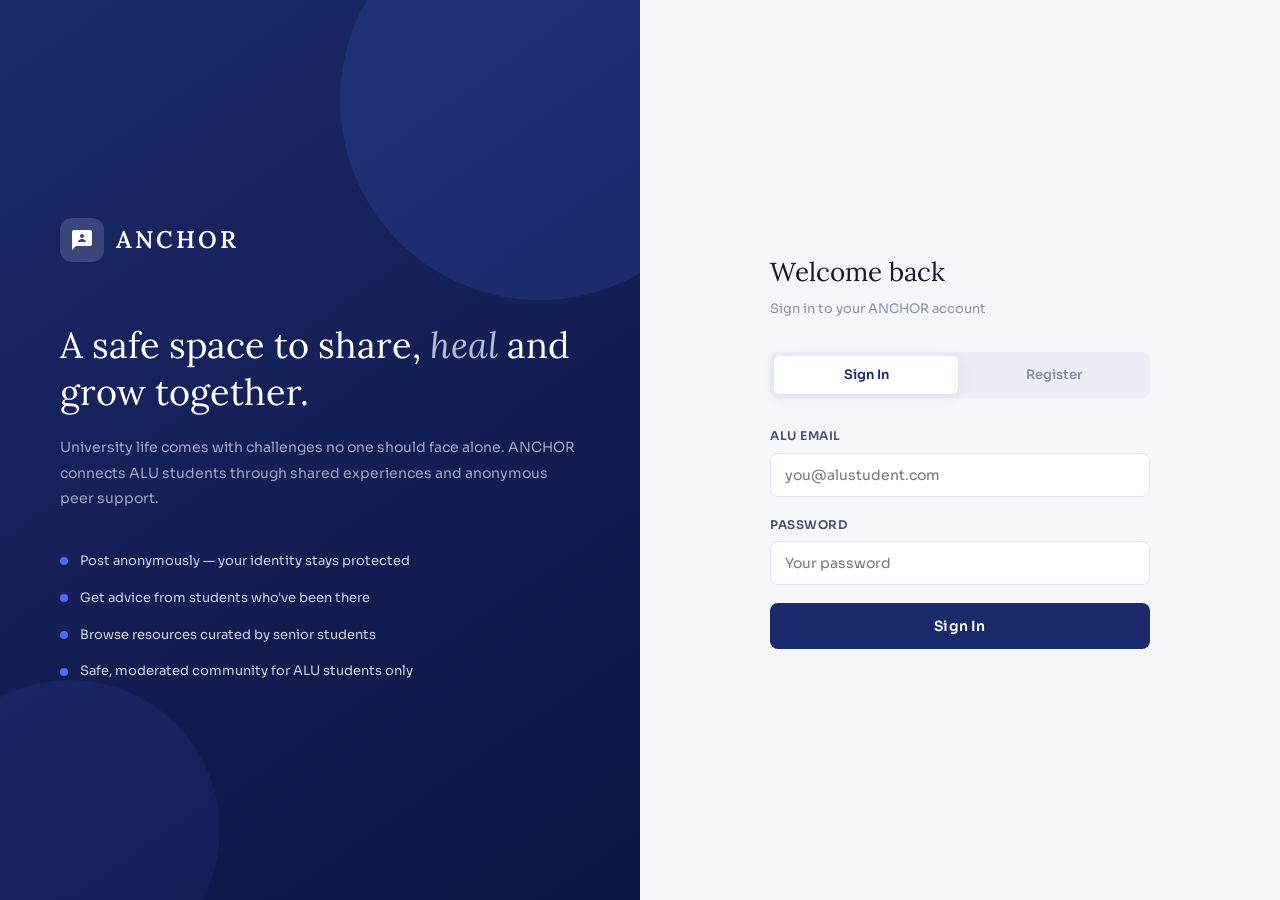
<file: frontend/index.html>
<!DOCTYPE html>
<html lang="en" data-theme="light">
<head>
    <meta charset="UTF-8">
    <meta name="viewport" content="width=device-width, initial-scale=1.0">
    <title>ANCHOR — A Safe Space for ALU Students</title>
    <link rel="stylesheet" href="/frontend/css/style.css">
</head>
<body>

<div class="auth-page">

    <!-- Left panel -->
    <div class="auth-left">
        <div class="auth-left-logo">
            <div class="logo-icon">
                <svg viewBox="0 0 24 24" xmlns="http://www.w3.org/2000/svg">
                    <path d="M20 2H4C2.9 2 2 2.9 2 4V22L6 18H20C21.1 18 22 17.1 22 16V4C22 2.9 21.1 2 20 2ZM12 6C13.1 6 14 6.9 14 8C14 9.1 13.1 10 12 10C10.9 10 10 9.1 10 8C10 6.9 10.9 6 12 6ZM16 14H8C8 12.35 9.79 11 12 11C14.21 11 16 12.35 16 14Z"/>
                </svg>
            </div>
            <span>ANCHOR</span>
        </div>

        <div class="auth-left-content">
            <h2>A safe space to share, <em>heal</em> and grow together.</h2>
            <p>University life comes with challenges no one should face alone. ANCHOR connects ALU students through shared experiences and anonymous peer support.</p>

            <div class="auth-features">
                <div class="auth-feature">
                    <div class="auth-feature-dot"></div>
                    <span>Post anonymously — your identity stays protected</span>
                </div>
                <div class="auth-feature">
                    <div class="auth-feature-dot"></div>
                    <span>Get advice from students who've been there</span>
                </div>
                <div class="auth-feature">
                    <div class="auth-feature-dot"></div>
                    <span>Browse resources curated by senior students</span>
                </div>
                <div class="auth-feature">
                    <div class="auth-feature-dot"></div>
                    <span>Safe, moderated community for ALU students only</span>
                </div>
            </div>
        </div>
    </div>

    <!-- Right panel -->
    <div class="auth-right">
        <div class="auth-form-container fade-up">

            <h3 id="form-title">Welcome back</h3>
            <p class="auth-subtitle" id="form-subtitle">Sign in to your ANCHOR account</p>

            <div class="tabs">
                <div class="tab active" onclick="showTab('login')">Sign In</div>
                <div class="tab" onclick="showTab('register')">Register</div>
            </div>

            <div id="message"></div>

            <!-- Login Form -->
            <div id="login-form">
                <div class="form-group">
                    <label>ALU Email</label>
                    <input type="email" id="login-email" placeholder="you@alustudent.com">
                </div>
                <div class="form-group">
                    <label>Password</label>
                    <input type="password" id="login-password" placeholder="Your password">
                </div>
                <button class="btn btn-primary" onclick="login()">Sign In</button>
            </div>

            <!-- Register Form -->
            <div id="register-form" class="hidden">
                <div class="form-group">
                    <label>ALU Email</label>
                    <input type="email" id="reg-email" placeholder="you@alustudent.com">
                </div>
                <div class="form-group">
                    <label>Display Name</label>
                    <input type="text" id="reg-name" placeholder="Your name">
                </div>
                <div class="form-group">
                    <label>Password</label>
                    <input type="password" id="reg-password" placeholder="Choose a password">
                </div>
                <div class="form-group">
                    <label>Academic Year</label>
                    <select id="reg-year">
                        <option value="1">Year 1</option>
                        <option value="2">Year 2</option>
                        <option value="3">Year 3</option>
                    </select>
                </div>
                <button class="btn btn-primary" onclick="register()">Create Account</button>
            </div>

        </div>
    </div>

</div>

<script src="/frontend/js/api.js"></script>
<script src="/frontend/js/auth.js"></script>
<script src="/frontend/js/navbar.js"></script>
</body>
</html>
</file>
<file: frontend/css/style.css>
@import url('https://fonts.googleapis.com/css2?family=Sora:wght@300;400;500;600;700&family=Lora:ital,wght@0,400;0,600;1,400&display=swap');
/* ── Variables ─────────────────────────────────────────── */
:root {
  /* Light mode */
  --bg:           #F5F6FA;
  --bg-2:         #ECEEF5;
  --surface:      #FFFFFF;
  --border:       #E2E5F0;
  --navy:         #1B2A6B;
  --navy-light:   #2D3F8F;
  --accent:       #4B6BFB;
  --accent-soft:  #EEF1FF;
  --text:         #16192E;
  --text-2:       #4A4E6A;
  --muted:        #8A8FA8;
  --success:      #00B87A;
  --success-bg:   #E6F9F3;
  --error:        #E5373A;
  --error-bg:     #FEF0F0;
  --warning:      #E07B00;
  --warning-bg:   #FFF4E5;
  --radius:       14px;
  --radius-sm:    8px;
  --radius-xs:    6px;
  --shadow:       0 2px 16px rgba(27,42,107,0.07);
  --shadow-md:    0 8px 32px rgba(27,42,107,0.12);
  --shadow-lg:    0 16px 48px rgba(27,42,107,0.16);
  --transition:   0.2s ease;
}

/* ── Dark mode ──────────────────────────────────────────── */
[data-theme="dark"] {
  --bg:           #0E1120;
  --bg-2:         #151829;
  --surface:      #1C2038;
  --border:       #2A2F4A;
  --navy:         #7B93FF;
  --navy-light:   #9AADFF;
  --accent:       #6B8AFF;
  --accent-soft:  #1E2545;
  --text:         #E8EAFF;
  --text-2:       #9BA3CC;
  --muted:        #5C6280;
  --success:      #00D48A;
  --success-bg:   #0A2E1E;
  --error:        #FF5C5E;
  --error-bg:     #2E0A0A;
  --warning:      #FFB347;
  --warning-bg:   #2E1A00;
  --shadow:       0 2px 16px rgba(0,0,0,0.3);
  --shadow-md:    0 8px 32px rgba(0,0,0,0.4);
  --shadow-lg:    0 16px 48px rgba(0,0,0,0.5);
}

/* ── Reset ─────────────────────────────────────────────── */
*, *::before, *::after { box-sizing: border-box; margin: 0; padding: 0; }

html { scroll-behavior: smooth; }

body {
  font-family: 'Sora', sans-serif;
  background: var(--bg);
  color: var(--text);
  font-size: 15px;
  line-height: 1.6;
  min-height: 100vh;
  transition: background var(--transition), color var(--transition);
}

/* ── Navbar ────────────────────────────────────────────── */
.navbar {
  background: var(--surface);
  border-bottom: 1px solid var(--border);
  padding: 0 32px;
  height: 64px;
  display: flex;
  align-items: center;
  justify-content: space-between;
  position: sticky;
  top: 0;
  z-index: 100;
  box-shadow: var(--shadow);
  transition: background var(--transition), border-color var(--transition);
}

.navbar-brand {
  display: flex;
  align-items: center;
  gap: 10px;
  text-decoration: none;
}

.navbar-logo {
  width: 36px;
  height: 36px;
  background: var(--navy);
  border-radius: 10px;
  display: flex;
  align-items: center;
  justify-content: center;
  transition: background var(--transition);
}

.navbar-logo svg {
  width: 20px;
  height: 20px;
  fill: white;
}

.navbar-brand h1 {
  font-family: 'Lora', serif;
  font-size: 20px;
  color: var(--navy);
  letter-spacing: 2px;
  font-weight: 600;
  transition: color var(--transition);
}

.navbar-links {
  display: flex;
  align-items: center;
  gap: 4px;
}

.navbar-links a {
  color: var(--text-2);
  text-decoration: none;
  font-size: 13px;
  font-weight: 500;
  padding: 8px 14px;
  border-radius: var(--radius-sm);
  transition: all var(--transition);
  letter-spacing: 0.2px;
}

.navbar-links a:hover {
  color: var(--navy);
  background: var(--accent-soft);
}

.navbar-links a.active {
  color: var(--accent);
  background: var(--accent-soft);
}

.navbar-links .btn-nav-post {
  background: var(--navy);
  color: white !important;
  padding: 8px 16px;
  border-radius: var(--radius-sm);
  margin-left: 6px;
  font-size: 13px;
}

.navbar-links .btn-nav-post:hover {
  background: var(--accent) !important;
  color: white !important;
  transform: translateY(-1px);
}

/* Dark mode toggle */
.theme-toggle {
  background: var(--bg-2);
  border: 1px solid var(--border);
  border-radius: 999px;
  width: 44px;
  height: 24px;
  cursor: pointer;
  position: relative;
  margin-left: 8px;
  transition: all var(--transition);
  flex-shrink: 0;
}

.theme-toggle::after {
  content: '';
  position: absolute;
  width: 18px;
  height: 18px;
  background: var(--navy);
  border-radius: 50%;
  top: 2px;
  left: 2px;
  transition: transform var(--transition);
}

[data-theme="dark"] .theme-toggle::after {
  transform: translateX(20px);
}

/* Hamburger */
.hamburger {
  display: none;
  flex-direction: column;
  gap: 5px;
  cursor: pointer;
  padding: 6px;
  background: none;
  border: none;
}

.hamburger span {
  display: block;
  width: 22px;
  height: 2px;
  background: var(--text);
  border-radius: 2px;
  transition: all var(--transition);
}

.hamburger.open span:nth-child(1) { transform: translateY(7px) rotate(45deg); }
.hamburger.open span:nth-child(2) { opacity: 0; }
.hamburger.open span:nth-child(3) { transform: translateY(-7px) rotate(-45deg); }

/* Mobile menu */
.mobile-menu {
  display: none;
  position: fixed;
  top: 64px;
  left: 0;
  right: 0;
  background: var(--surface);
  border-bottom: 1px solid var(--border);
  padding: 16px;
  z-index: 99;
  box-shadow: var(--shadow-md);
  flex-direction: column;
  gap: 4px;
  animation: slideDown 0.2s ease;
}

.mobile-menu.open { display: flex; }

.mobile-menu a {
  color: var(--text-2);
  text-decoration: none;
  font-size: 14px;
  font-weight: 500;
  padding: 12px 16px;
  border-radius: var(--radius-sm);
  transition: all var(--transition);
}

.mobile-menu a:hover {
  background: var(--accent-soft);
  color: var(--navy);
}

.mobile-menu .theme-row {
  display: flex;
  align-items: center;
  justify-content: space-between;
  padding: 12px 16px;
  color: var(--text-2);
  font-size: 14px;
  font-weight: 500;
}

@keyframes slideDown {
  from { opacity: 0; transform: translateY(-8px); }
  to   { opacity: 1; transform: translateY(0); }
}

/* ── Container ─────────────────────────────────────────── */
.container {
  max-width: 720px;
  margin: 0 auto;
  padding: 36px 20px;
}

/* ── Cards ─────────────────────────────────────────────── */
.card {
  background: var(--surface);
  border: 1px solid var(--border);
  border-radius: var(--radius);
  padding: 28px;
  box-shadow: var(--shadow);
  transition: background var(--transition), border-color var(--transition);
}

/* ── Auth page ─────────────────────────────────────────── */
.auth-page {
  min-height: 100vh;
  display: grid;
  grid-template-columns: 1fr 1fr;
}

.auth-left {
  background: linear-gradient(145deg, var(--navy) 0%, #0D1440 100%);
  display: flex;
  flex-direction: column;
  justify-content: center;
  padding: 60px;
  position: relative;
  overflow: hidden;
}

.auth-left::before {
  content: '';
  position: absolute;
  width: 400px;
  height: 400px;
  border-radius: 50%;
  background: rgba(75,107,251,0.15);
  top: -100px;
  right: -100px;
}

.auth-left::after {
  content: '';
  position: absolute;
  width: 300px;
  height: 300px;
  border-radius: 50%;
  background: rgba(75,107,251,0.08);
  bottom: -80px;
  left: -80px;
}

.auth-left-logo {
  display: flex;
  align-items: center;
  gap: 12px;
  margin-bottom: 60px;
  position: relative;
  z-index: 1;
}

.auth-left-logo .logo-icon {
  width: 44px;
  height: 44px;
  background: rgba(255,255,255,0.15);
  border-radius: 12px;
  display: flex;
  align-items: center;
  justify-content: center;
}

.auth-left-logo .logo-icon svg {
  width: 24px;
  height: 24px;
  fill: white;
}

.auth-left-logo span {
  font-family: 'Lora', serif;
  font-size: 24px;
  color: white;
  letter-spacing: 3px;
  font-weight: 600;
}

.auth-left-content {
  position: relative;
  z-index: 1;
}

.auth-left-content h2 {
  font-family: 'Lora', serif;
  font-size: 36px;
  color: white;
  font-weight: 400;
  line-height: 1.3;
  margin-bottom: 20px;
}

.auth-left-content h2 em {
  font-style: italic;
  color: rgba(255,255,255,0.7);
}

.auth-left-content p {
  color: rgba(255,255,255,0.6);
  font-size: 14px;
  line-height: 1.8;
  margin-bottom: 40px;
}

.auth-features {
  display: flex;
  flex-direction: column;
  gap: 16px;
}

.auth-feature {
  display: flex;
  align-items: center;
  gap: 12px;
  color: rgba(255,255,255,0.8);
  font-size: 13px;
}

.auth-feature-dot {
  width: 8px;
  height: 8px;
  border-radius: 50%;
  background: var(--accent);
  flex-shrink: 0;
}

.auth-right {
  background: var(--bg);
  display: flex;
  align-items: center;
  justify-content: center;
  padding: 60px 40px;
  transition: background var(--transition);
}

.auth-form-container {
  width: 100%;
  max-width: 380px;
}

.auth-form-container h3 {
  font-family: 'Lora', serif;
  font-size: 26px;
  color: var(--text);
  font-weight: 400;
  margin-bottom: 6px;
}

.auth-form-container .auth-subtitle {
  color: var(--muted);
  font-size: 13px;
  margin-bottom: 32px;
}

/* Tabs */
.tabs {
  display: flex;
  background: var(--bg-2);
  border-radius: var(--radius-sm);
  padding: 4px;
  margin-bottom: 28px;
  gap: 4px;
}

.tab {
  flex: 1;
  text-align: center;
  padding: 9px;
  cursor: pointer;
  font-size: 13px;
  font-weight: 600;
  color: var(--muted);
  border-radius: var(--radius-xs);
  transition: all var(--transition);
}

.tab:hover { color: var(--text); }

.tab.active {
  background: var(--surface);
  color: var(--navy);
  box-shadow: var(--shadow);
}

/* ── Forms ─────────────────────────────────────────────── */
.form-group { margin-bottom: 18px; }

.form-group label {
  display: block;
  font-size: 12px;
  font-weight: 600;
  color: var(--text-2);
  margin-bottom: 7px;
  letter-spacing: 0.5px;
  text-transform: uppercase;
}

.form-group input,
.form-group select,
.form-group textarea {
  width: 100%;
  padding: 12px 14px;
  border: 1.5px solid var(--border);
  border-radius: var(--radius-sm);
  font-family: 'Sora', sans-serif;
  font-size: 14px;
  color: var(--text);
  background: var(--surface);
  outline: none;
  transition: all var(--transition);
}

.form-group input:focus,
.form-group select:focus,
.form-group textarea:focus {
  border-color: var(--accent);
  box-shadow: 0 0 0 3px rgba(75,107,251,0.1);
}

.form-group textarea {
  resize: vertical;
  min-height: 120px;
}

.checkbox-row {
  display: flex;
  align-items: center;
  gap: 10px;
  cursor: pointer;
}

.checkbox-row input[type="checkbox"] {
  width: 16px;
  height: 16px;
  accent-color: var(--accent);
  cursor: pointer;
}

.checkbox-row label {
  font-size: 13px;
  color: var(--text-2);
  cursor: pointer;
  margin: 0;
  text-transform: none;
  letter-spacing: 0;
  font-weight: 400;
}

/* ── Buttons ────────────────────────────────────────────── */
.btn {
  display: inline-flex;
  align-items: center;
  justify-content: center;
  gap: 6px;
  padding: 10px 20px;
  border: none;
  border-radius: var(--radius-sm);
  font-family: 'Sora', sans-serif;
  font-size: 13px;
  font-weight: 600;
  cursor: pointer;
  transition: all var(--transition);
  text-decoration: none;
  letter-spacing: 0.2px;
}

.btn-primary {
  background: var(--navy);
  color: white;
  width: 100%;
  padding: 14px;
  font-size: 14px;
  border-radius: var(--radius-sm);
}

.btn-primary:hover {
  background: var(--accent);
  transform: translateY(-1px);
  box-shadow: 0 4px 16px rgba(75,107,251,0.3);
}

.btn-secondary {
  background: var(--accent-soft);
  color: var(--accent);
  border: 1.5px solid transparent;
}

.btn-secondary:hover {
  border-color: var(--accent);
  transform: translateY(-1px);
}

.btn-danger {
  background: var(--error-bg);
  color: var(--error);
  font-size: 12px;
  padding: 7px 14px;
}

.btn-danger:hover { filter: brightness(0.95); }

.btn-ghost {
  background: transparent;
  color: var(--muted);
  font-size: 12px;
  padding: 7px 14px;
  border: 1px solid var(--border);
}

.btn-ghost:hover {
  background: var(--bg-2);
  color: var(--text);
}

.btn-small { padding: 6px 14px; font-size: 12px; }

/* ── Messages ───────────────────────────────────────────── */
.error {
  background: var(--error-bg);
  color: var(--error);
  padding: 12px 16px;
  border-radius: var(--radius-sm);
  font-size: 13px;
  margin-bottom: 16px;
  border-left: 3px solid var(--error);
}

.success {
  background: var(--success-bg);
  color: var(--success);
  padding: 12px 16px;
  border-radius: var(--radius-sm);
  font-size: 13px;
  margin-bottom: 16px;
  border-left: 3px solid var(--success);
}

/* ── Loading skeleton ───────────────────────────────────── */
@keyframes shimmer {
  0%   { background-position: -400px 0; }
  100% { background-position: 400px 0; }
}

.skeleton {
  background: linear-gradient(90deg, var(--border) 25%, var(--bg-2) 50%, var(--border) 75%);
  background-size: 400px 100%;
  animation: shimmer 1.4s ease infinite;
  border-radius: var(--radius-sm);
}

.skeleton-card {
  background: var(--surface);
  border: 1px solid var(--border);
  border-radius: var(--radius);
  padding: 22px 24px;
  margin-bottom: 14px;
}

.skeleton-line {
  height: 14px;
  margin-bottom: 10px;
}

.skeleton-line.short { width: 40%; }
.skeleton-line.medium { width: 70%; }
.skeleton-line.full { width: 100%; }

/* ── Welcome banner ─────────────────────────────────────── */
.welcome-banner {
  background: linear-gradient(135deg, var(--navy) 0%, var(--navy-light) 100%);
  border-radius: var(--radius);
  padding: 20px 24px;
  margin-bottom: 24px;
  display: flex;
  align-items: center;
  gap: 16px;
}

.welcome-banner .banner-icon {
  width: 40px;
  height: 40px;
  background: rgba(255,255,255,0.15);
  border-radius: 10px;
  display: flex;
  align-items: center;
  justify-content: center;
  flex-shrink: 0;
}

.welcome-banner .banner-icon svg {
  width: 22px;
  height: 22px;
  fill: white;
}

.welcome-banner p {
  color: rgba(255,255,255,0.9);
  font-size: 14px;
  line-height: 1.5;
}

.welcome-banner strong { color: white; }

/* ── Filter bar ─────────────────────────────────────────── */
.filter-bar {
  display: flex;
  gap: 8px;
  flex-wrap: wrap;
  margin-bottom: 24px;
}

.filter-btn {
  padding: 7px 16px;
  border-radius: 999px;
  border: 1.5px solid var(--border);
  background: var(--surface);
  color: var(--muted);
  font-size: 12px;
  font-weight: 600;
  cursor: pointer;
  transition: all var(--transition);
  font-family: 'Sora', sans-serif;
  letter-spacing: 0.3px;
}

.filter-btn:hover {
  border-color: var(--accent);
  color: var(--accent);
}

.filter-btn.active {
  background: var(--navy);
  color: white;
  border-color: var(--navy);
}

/* ── Post cards ─────────────────────────────────────────── */
.post-card {
  background: var(--surface);
  border: 1px solid var(--border);
  border-radius: var(--radius);
  padding: 22px 24px;
  margin-bottom: 12px;
  cursor: pointer;
  transition: all var(--transition);
  box-shadow: var(--shadow);
  position: relative;
  overflow: hidden;
}

.post-card::before {
  content: '';
  position: absolute;
  left: 0;
  top: 0;
  bottom: 0;
  width: 3px;
  background: var(--accent);
  opacity: 0;
  transition: opacity var(--transition);
}

.post-card:hover {
  border-color: var(--accent);
  box-shadow: var(--shadow-md);
  transform: translateY(-2px);
}

.post-card:hover::before { opacity: 1; }

.post-card-header {
  display: flex;
  justify-content: space-between;
  align-items: center;
  margin-bottom: 12px;
  flex-wrap: wrap;
  gap: 8px;
}

.post-card h3 {
  font-size: 15px;
  font-weight: 600;
  color: var(--text);
  margin-bottom: 8px;
  line-height: 1.4;
  transition: color var(--transition);
}

.post-card:hover h3 { color: var(--navy); }

.post-card p {
  font-size: 13px;
  color: var(--text-2);
  line-height: 1.7;
  margin-bottom: 14px;
}

.post-meta {
  display: flex;
  gap: 16px;
  font-size: 12px;
  color: var(--muted);
  align-items: center;
  flex-wrap: wrap;
}

/* ── Badges ─────────────────────────────────────────────── */
.category-badge {
  background: var(--accent-soft);
  color: var(--accent);
  padding: 4px 12px;
  border-radius: 999px;
  font-size: 11px;
  font-weight: 700;
  text-transform: uppercase;
  letter-spacing: 0.5px;
}

.anon-badge {
  background: var(--bg-2);
  color: var(--text-2);
  padding: 4px 12px;
  border-radius: 999px;
  font-size: 12px;
  font-weight: 500;
  border: 1px solid var(--border);
}

/* ── Single post ────────────────────────────────────────── */
.post-full h2 {
  font-family: 'Lora', serif;
  font-size: 26px;
  color: var(--text);
  margin: 16px 0 14px;
  line-height: 1.4;
  font-weight: 600;
}

.post-full .body-text {
  font-size: 15px;
  line-height: 1.9;
  color: var(--text-2);
  white-space: pre-wrap;
}

.post-header {
  display: flex;
  justify-content: space-between;
  align-items: center;
  flex-wrap: wrap;
  gap: 8px;
}

.post-actions {
  margin-top: 16px;
  padding-top: 16px;
  border-top: 1px solid var(--border);
}

.post-stats {
  display: flex;
  gap: 16px;
  margin-top: 16px;
  font-size: 13px;
  color: var(--muted);
}

/* ── Comments ───────────────────────────────────────────── */
.comments-header {
  font-size: 15px;
  font-weight: 600;
  color: var(--text);
  margin-bottom: 16px;
  padding-bottom: 12px;
  border-bottom: 1px solid var(--border);
  letter-spacing: 0.2px;
}

.comment-card {
  background: var(--surface);
  border: 1px solid var(--border);
  border-radius: var(--radius);
  padding: 18px 20px;
  margin-bottom: 10px;
  transition: border-color var(--transition);
}

.comment-card:hover { border-color: var(--accent); }

.comment-meta {
  display: flex;
  justify-content: space-between;
  align-items: center;
  margin-bottom: 10px;
  flex-wrap: wrap;
  gap: 6px;
}

.comment-body {
  font-size: 14px;
  color: var(--text-2);
  line-height: 1.7;
}

.reply-card {
  margin-left: 24px;
  margin-top: 10px;
  background: var(--bg-2);
  border: 1px solid var(--border);
  border-radius: var(--radius-sm);
  padding: 14px 16px;
}

.reply-card .comment-body {
  font-size: 13px;
  color: var(--muted);
}

.comment-form { margin-bottom: 20px; }

.comment-form-footer {
  display: flex;
  justify-content: space-between;
  align-items: center;
  flex-wrap: wrap;
  gap: 10px;
}

/* ── Resources ──────────────────────────────────────────── */
.resource-card {
  background: var(--surface);
  border: 1px solid var(--border);
  border-radius: var(--radius);
  padding: 20px 24px;
  margin-bottom: 12px;
  box-shadow: var(--shadow);
  transition: all var(--transition);
}

.resource-card:hover {
  border-color: var(--accent);
  box-shadow: var(--shadow-md);
  transform: translateY(-1px);
}

.resource-card h3 {
  font-size: 15px;
  font-weight: 600;
  color: var(--text);
  margin-bottom: 6px;
}

.resource-card p {
  font-size: 13px;
  color: var(--text-2);
  line-height: 1.6;
  margin-bottom: 12px;
}

.resource-card a {
  color: var(--accent);
  font-size: 13px;
  font-weight: 500;
  text-decoration: none;
  display: inline-flex;
  align-items: center;
  gap: 4px;
}

.resource-card a:hover { text-decoration: underline; }

.resource-card-header {
  display: flex;
  justify-content: space-between;
  align-items: center;
  margin-bottom: 12px;
}

.resource-meta {
  font-size: 12px;
  color: var(--muted);
  margin-top: 12px;
  padding-top: 12px;
  border-top: 1px solid var(--border);
}

/* ── Admin ──────────────────────────────────────────────── */
.stats-row {
  display: flex;
  gap: 14px;
  margin-bottom: 28px;
  flex-wrap: wrap;
}

.stat-card {
  flex: 1;
  min-width: 140px;
  text-align: center;
  padding: 24px 20px;
}

.stat-number {
  font-family: 'Lora', serif;
  font-size: 32px;
  font-weight: 600;
  margin-bottom: 4px;
  line-height: 1;
}

.stat-number.navy  { color: var(--navy); }
.stat-number.green { color: var(--success); }
.stat-number.blue  { color: var(--accent); }
.stat-label { font-size: 12px; color: var(--muted); text-transform: uppercase; letter-spacing: 0.5px; }

.report-card {
  background: var(--surface);
  border: 1px solid var(--border);
  border-radius: var(--radius);
  padding: 18px 22px;
  margin-bottom: 12px;
  box-shadow: var(--shadow);
  transition: border-color var(--transition);
}

.report-card:hover { border-color: var(--accent); }

.report-meta {
  display: flex;
  align-items: center;
  gap: 10px;
  margin-bottom: 10px;
  font-size: 12px;
  color: var(--muted);
  flex-wrap: wrap;
}

.report-date { margin-left: auto; }

.report-reason {
  font-size: 14px;
  color: var(--text-2);
  margin-bottom: 14px;
  line-height: 1.6;
  padding: 10px 14px;
  background: var(--bg-2);
  border-radius: var(--radius-xs);
  border-left: 3px solid var(--border);
}

.report-actions {
  display: flex;
  gap: 8px;
  flex-wrap: wrap;
}

.status-badge {
  padding: 3px 10px;
  border-radius: 999px;
  font-size: 11px;
  font-weight: 700;
  text-transform: uppercase;
  letter-spacing: 0.5px;
}

.status-pending  { background: var(--warning-bg); color: var(--warning); }
.status-resolved { background: var(--success-bg); color: var(--success); }
.status-reviewed { background: var(--accent-soft); color: var(--accent); }

/* ── Page titles ────────────────────────────────────────── */
.page-title {
  font-family: 'Lora', serif;
  font-size: 28px;
  color: var(--text);
  font-weight: 600;
  margin-bottom: 6px;
  line-height: 1.3;
}

.page-subtitle {
  font-size: 13px;
  color: var(--muted);
  margin-bottom: 28px;
}

/* ── Misc ───────────────────────────────────────────────── */
.divider { border: none; border-top: 1px solid var(--border); margin: 24px 0; }

.empty-state {
  text-align: center;
  padding: 60px 20px;
  color: var(--muted);
}

.empty-state .empty-icon { font-size: 40px; margin-bottom: 14px; }
.empty-state p { font-size: 14px; }

.hidden { display: none !important; }

.cancel-link {
  display: block;
  text-align: center;
  margin-top: 14px;
  color: var(--muted);
  font-size: 13px;
  text-decoration: none;
  transition: color var(--transition);
}

.cancel-link:hover { color: var(--text); }

.form-section-title {
  font-size: 15px;
  font-weight: 600;
  color: var(--text);
  margin-bottom: 20px;
}

/* ── Page load animation ────────────────────────────────── */
@keyframes fadeUp {
  from { opacity: 0; transform: translateY(16px); }
  to   { opacity: 1; transform: translateY(0); }
}

.fade-up {
  animation: fadeUp 0.4s ease forwards;
}

.fade-up-delay-1 { animation-delay: 0.1s; opacity: 0; }
.fade-up-delay-2 { animation-delay: 0.2s; opacity: 0; }
.fade-up-delay-3 { animation-delay: 0.3s; opacity: 0; }

/* ── Mobile ─────────────────────────────────────────────── */
@media (max-width: 768px) {
  .auth-page { grid-template-columns: 1fr; }
  .auth-left { display: none; }
  .auth-right { padding: 40px 24px; min-height: 100vh; }
}

@media (max-width: 640px) {
  .navbar { padding: 0 16px; }
  .navbar-links { display: none; }
  .hamburger { display: flex; }
  .container { padding: 20px 16px; }
  .card { padding: 20px; }
  .post-card { padding: 16px 18px; }
  .stats-row { gap: 10px; }
  .stat-card { min-width: 100px; padding: 16px; }
  .stat-number { font-size: 24px; }
  .filter-bar { gap: 6px; }
  .filter-btn { padding: 6px 12px; font-size: 11px; }
  .welcome-banner { padding: 16px; gap: 12px; }
}
</file>
